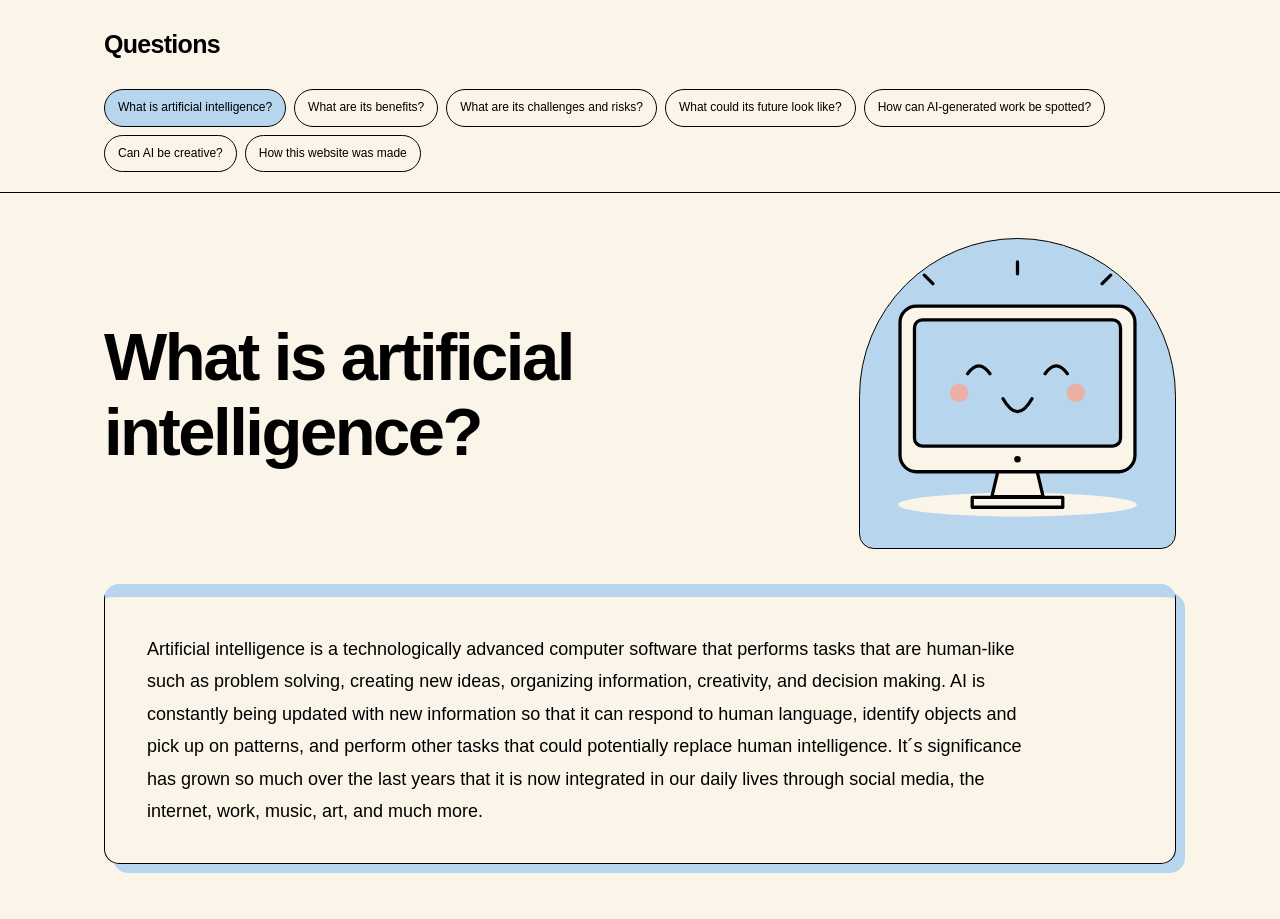
<file: index.html>
<!doctype html>
<html lang="en"><head><meta charset="utf-8"><meta name="viewport" content="width=device-width, initial-scale=1"><meta name="description" content="What is artificial intelligence?"><title>What is artificial intelligence? | Questions</title><link rel="icon" href="assets/computer.svg" type="image/svg+xml"><link rel="stylesheet" href="styles.css"></head><body class="basics"><a class="skip" href="#main">Skip to content</a><header class="site-header"><div class="shell"><div class="topbar"><a class="brand" href="index.html">Questions</a></div><nav aria-label="Questions"><a href="index.html" aria-current="page">What is artificial intelligence?</a><a href="benefits.html">What are its benefits?</a><a href="challenges.html">What are its challenges and risks?</a><a href="futures.html">What could its future look like?</a><a href="spotting.html">How can AI-generated work be spotted?</a><a href="creativity.html">Can AI be creative?</a><a href="making.html">How this website was made</a></nav></div></header><main class="shell" id="main"><section class="question-heading"><h1>What is artificial intelligence?</h1><img src="assets/computer.svg" width="480" height="470" alt="A smiling computer." class="question-art"></section><article class="answer"><p>Artificial intelligence is a technologically advanced computer software that performs tasks that are human-like such as problem solving, creating new ideas, organizing information, creativity, and decision making. AI is constantly being updated with new information so that it can respond to human language, identify objects and pick up on patterns, and perform other tasks that could potentially replace human intelligence. It´s significance has grown so much over the last years that it is now integrated in our daily lives through social media, the internet, work, music, art, and much more.</p></article></main></body></html>
</file>
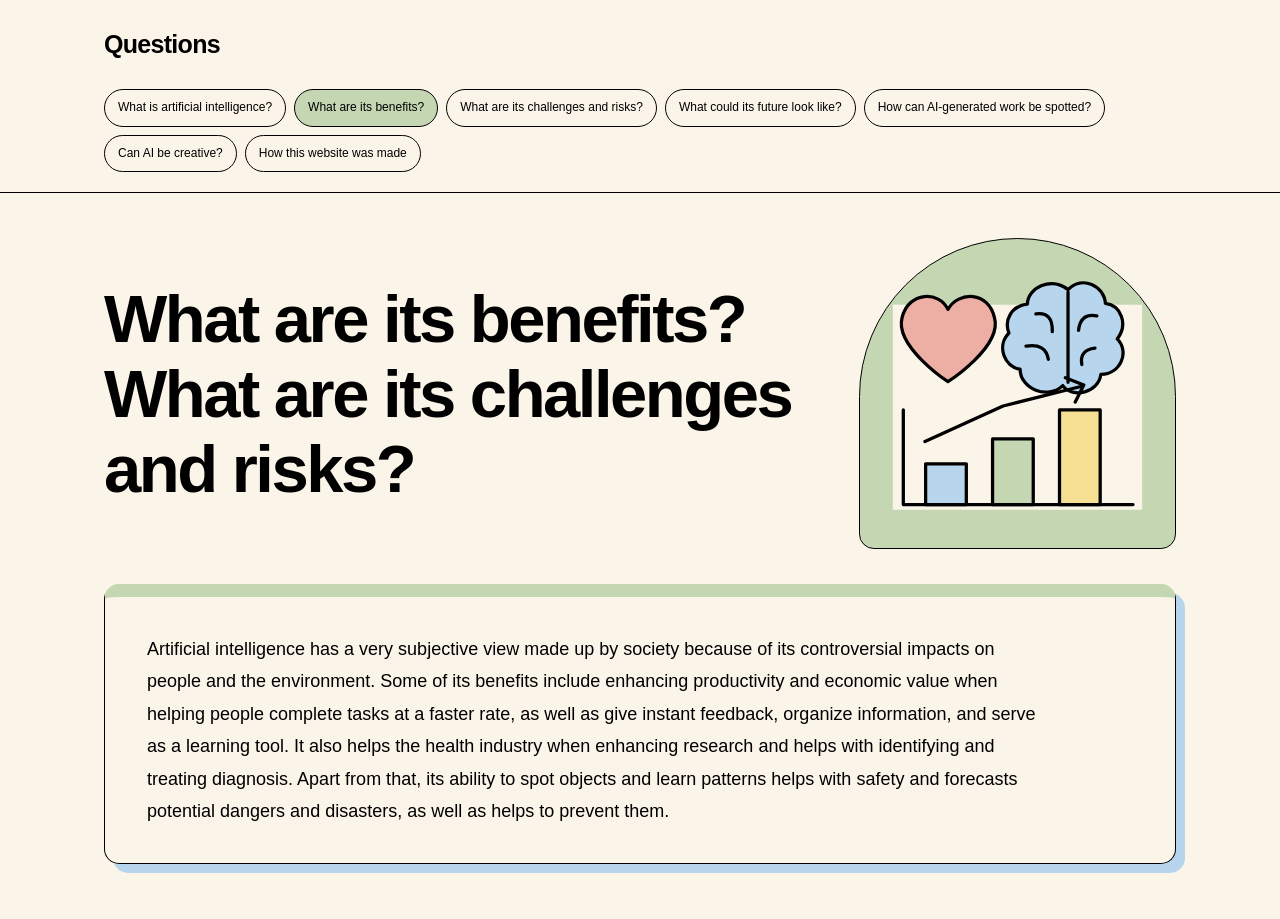
<file: benefits.html>
<!doctype html>
<html lang="en"><head><meta charset="utf-8"><meta name="viewport" content="width=device-width, initial-scale=1"><meta name="description" content="What are its benefits? What are its challenges and risks?"><title>What are its benefits? What are its challenges and risks? | Questions</title><link rel="icon" href="assets/computer.svg" type="image/svg+xml"><link rel="stylesheet" href="styles.css"></head><body class="benefits"><a class="skip" href="#main">Skip to content</a><header class="site-header"><div class="shell"><div class="topbar"><a class="brand" href="index.html">Questions</a></div><nav aria-label="Questions"><a href="index.html">What is artificial intelligence?</a><a href="benefits.html" aria-current="page">What are its benefits?</a><a href="challenges.html">What are its challenges and risks?</a><a href="futures.html">What could its future look like?</a><a href="spotting.html">How can AI-generated work be spotted?</a><a href="creativity.html">Can AI be creative?</a><a href="making.html">How this website was made</a></nav></div></header><main class="shell" id="main"><section class="question-heading"><h1>What are its benefits? What are its challenges and risks?</h1><img src="assets/benefits.svg" width="480" height="470" alt="A heart, a brain and an increasing bar chart." class="question-art"></section><article class="answer"><p>Artificial intelligence has a very subjective view made up by society because of its controversial impacts on people and the environment. Some of its benefits include enhancing productivity and economic value when helping people complete tasks at a faster rate, as well as give instant feedback, organize information, and serve as a learning tool. It also helps the health industry when enhancing research and helps with identifying and treating diagnosis. Apart from that, its ability to spot objects and learn patterns helps with safety and forecasts potential dangers and disasters, as well as helps to prevent them.</p></article></main></body></html>
</file>
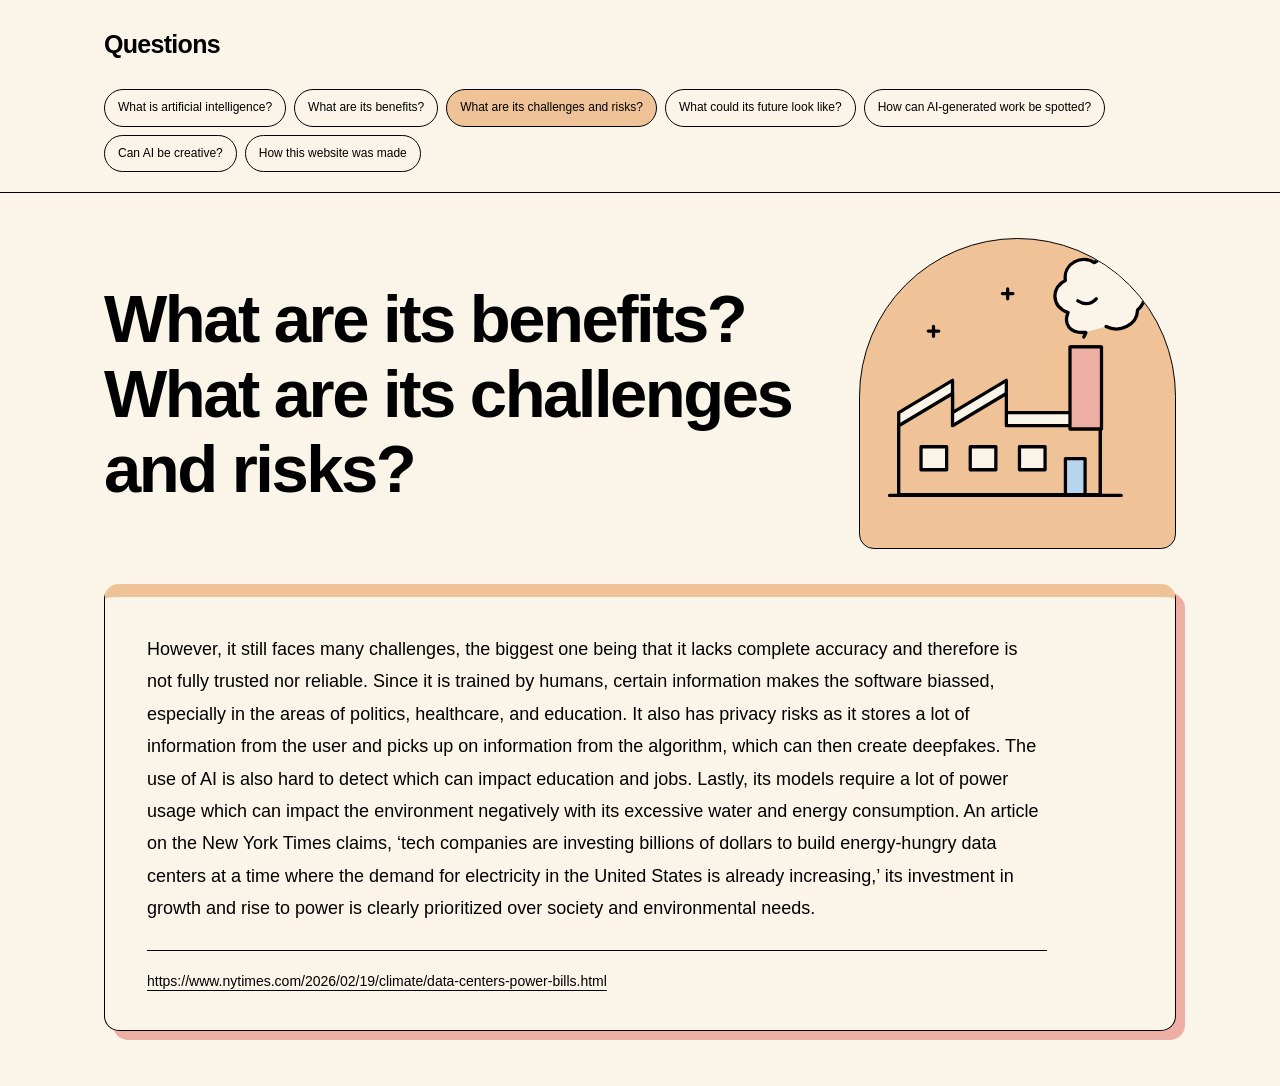
<file: challenges.html>
<!doctype html>
<html lang="en"><head><meta charset="utf-8"><meta name="viewport" content="width=device-width, initial-scale=1"><meta name="description" content="What are its benefits? What are its challenges and risks?"><title>What are its benefits? What are its challenges and risks? | Questions</title><link rel="icon" href="assets/computer.svg" type="image/svg+xml"><link rel="stylesheet" href="styles.css"></head><body class="risks"><a class="skip" href="#main">Skip to content</a><header class="site-header"><div class="shell"><div class="topbar"><a class="brand" href="index.html">Questions</a></div><nav aria-label="Questions"><a href="index.html">What is artificial intelligence?</a><a href="benefits.html">What are its benefits?</a><a href="challenges.html" aria-current="page">What are its challenges and risks?</a><a href="futures.html">What could its future look like?</a><a href="spotting.html">How can AI-generated work be spotted?</a><a href="creativity.html">Can AI be creative?</a><a href="making.html">How this website was made</a></nav></div></header><main class="shell" id="main"><section class="question-heading"><h1>What are its benefits? What are its challenges and risks?</h1><img src="assets/factory.svg" width="480" height="470" alt="A factory with smoke coming out of its chimney." class="question-art"></section><article class="answer"><p>However, it still faces many challenges, the biggest one being that it lacks complete accuracy and therefore is not fully trusted nor reliable. Since it is trained by humans, certain information makes the software biassed, especially in the areas of politics, healthcare, and education. It also has privacy risks as it stores a lot of information from the user and picks up on information from the algorithm, which can then create deepfakes. The use of AI is also hard to detect which can impact education and jobs. Lastly, its models require a lot of power usage which can impact the environment negatively with its excessive water and energy consumption. An article on the New York Times claims, ‘tech companies are investing billions of dollars to build energy-hungry data centers at a time where the demand for electricity in the United States is already increasing,’ its investment in growth and rise to power is clearly prioritized over society and environmental needs.</p><p class="source"><a href="https://www.nytimes.com/2026/02/19/climate/data-centers-power-bills.html">https://www.nytimes.com/2026/02/19/climate/data-centers-power-bills.html</a></p></article></main></body></html>
</file>
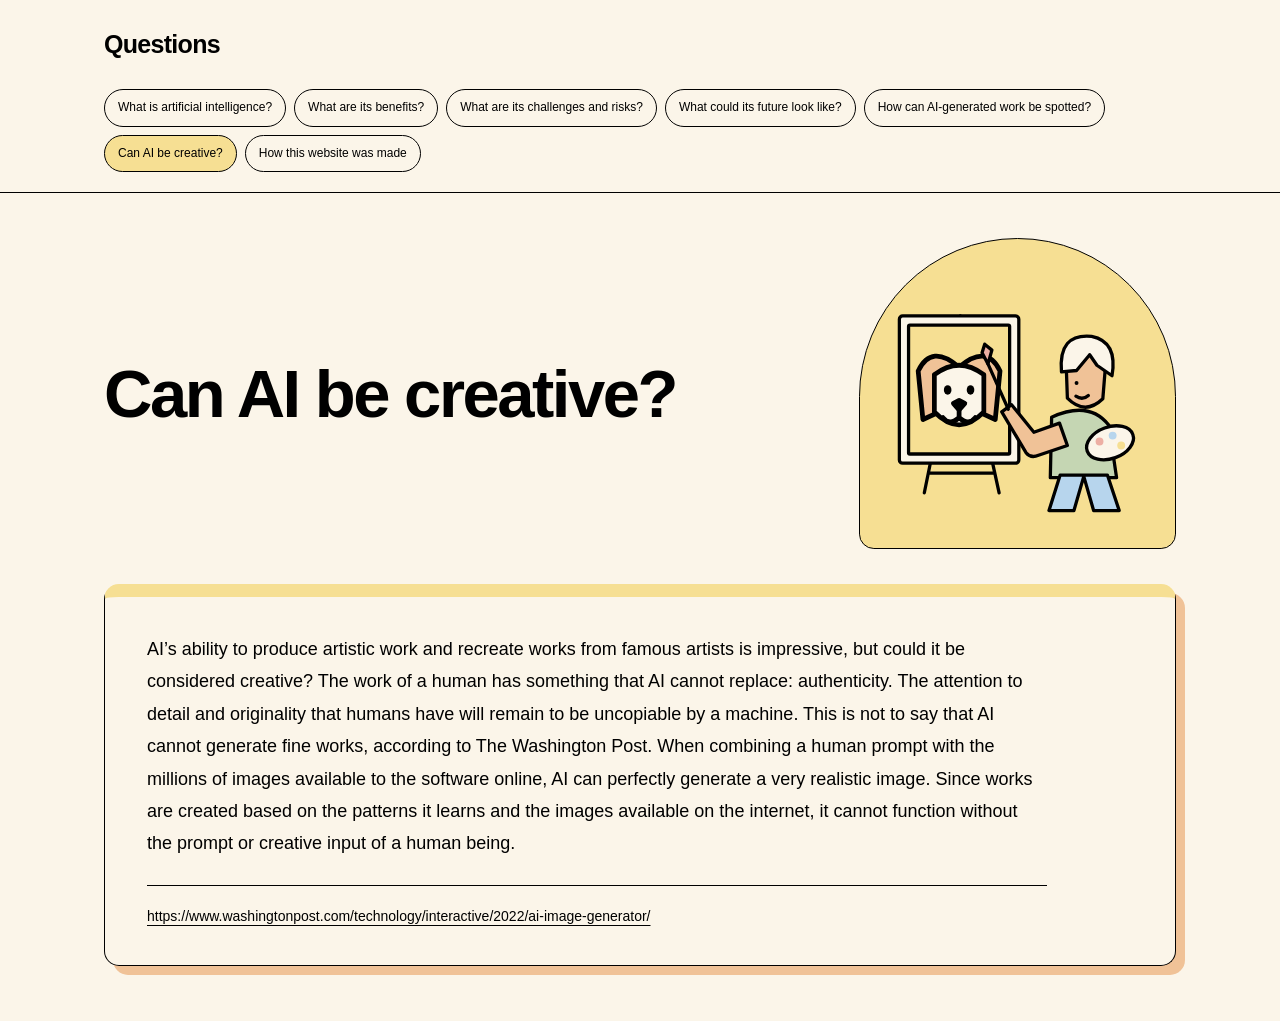
<file: creativity.html>
<!doctype html>
<html lang="en"><head><meta charset="utf-8"><meta name="viewport" content="width=device-width, initial-scale=1"><meta name="description" content="Can AI be creative?"><title>Can AI be creative? | Questions</title><link rel="icon" href="assets/computer.svg" type="image/svg+xml"><link rel="stylesheet" href="styles.css"></head><body class="creative"><a class="skip" href="#main">Skip to content</a><header class="site-header"><div class="shell"><div class="topbar"><a class="brand" href="index.html">Questions</a></div><nav aria-label="Questions"><a href="index.html">What is artificial intelligence?</a><a href="benefits.html">What are its benefits?</a><a href="challenges.html">What are its challenges and risks?</a><a href="futures.html">What could its future look like?</a><a href="spotting.html">How can AI-generated work be spotted?</a><a href="creativity.html" aria-current="page">Can AI be creative?</a><a href="making.html">How this website was made</a></nav></div></header><main class="shell" id="main"><section class="question-heading"><h1>Can AI be creative?</h1><img src="assets/painting.svg" width="480" height="470" alt="A person painting a portrait of a dog." class="question-art"></section><article class="answer"><p>AI’s ability to produce artistic work and recreate works from famous artists is impressive, but could it be considered creative? The work of a human has something that AI cannot replace: authenticity. The attention to detail and originality that humans have will remain to be uncopiable by a machine. This is not to say that AI cannot generate fine works, according to The Washington Post. When combining a human prompt with the millions of images available to the software online, AI can perfectly generate a very realistic image. Since works are created based on the patterns it learns and the images available on the internet, it cannot function without the prompt or creative input of a human being.</p><p class="source"><a href="https://www.washingtonpost.com/technology/interactive/2022/ai-image-generator/">https://www.washingtonpost.com/technology/interactive/2022/ai-image-generator/</a></p></article></main></body></html>
</file>
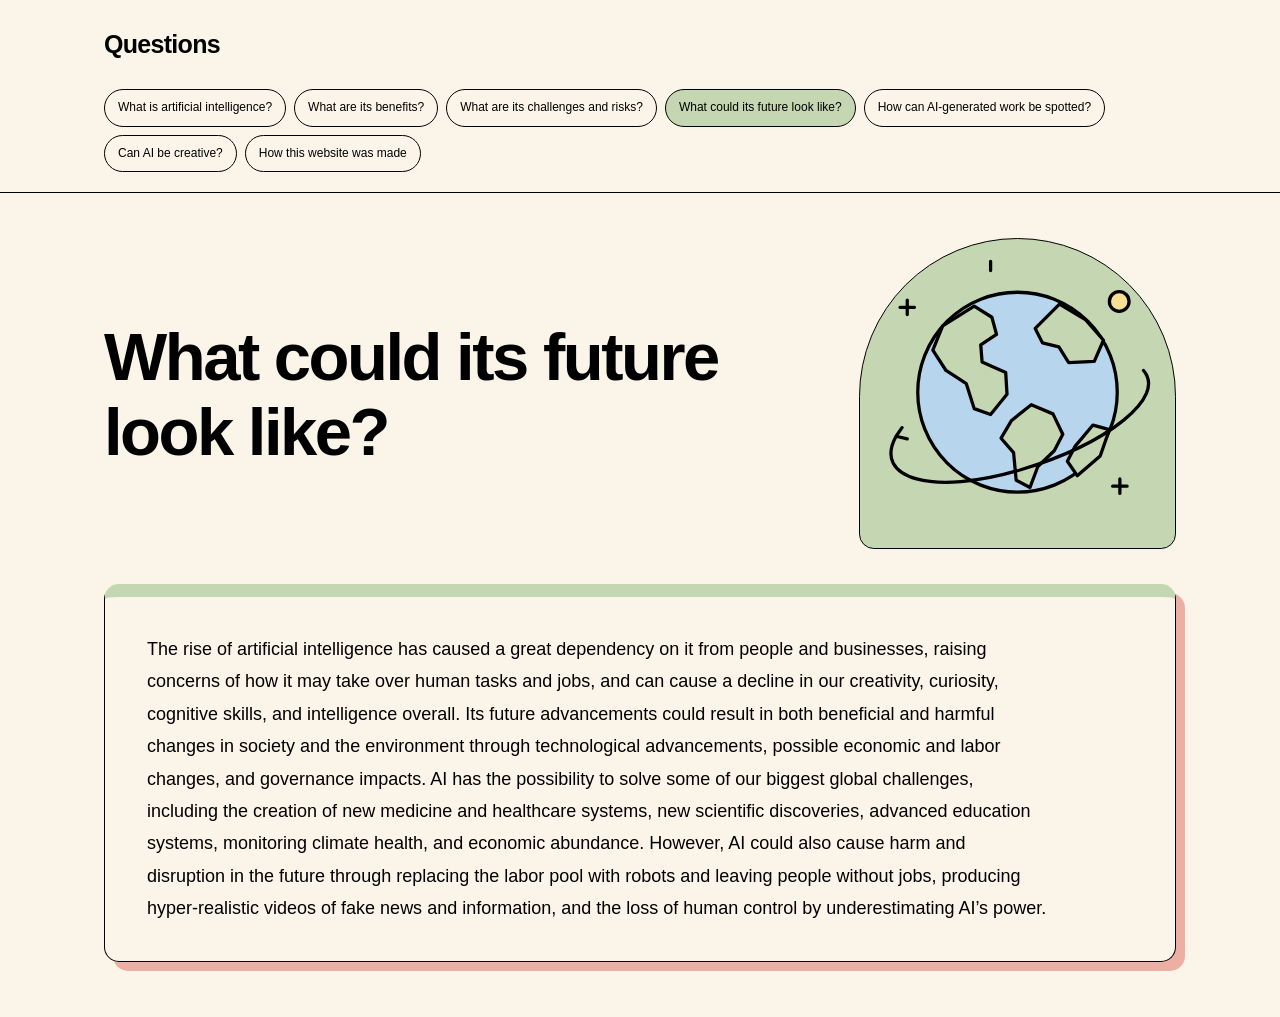
<file: futures.html>
<!doctype html>
<html lang="en"><head><meta charset="utf-8"><meta name="viewport" content="width=device-width, initial-scale=1"><meta name="description" content="What could its future look like?"><title>What could its future look like? | Questions</title><link rel="icon" href="assets/computer.svg" type="image/svg+xml"><link rel="stylesheet" href="styles.css"></head><body class="future"><a class="skip" href="#main">Skip to content</a><header class="site-header"><div class="shell"><div class="topbar"><a class="brand" href="index.html">Questions</a></div><nav aria-label="Questions"><a href="index.html">What is artificial intelligence?</a><a href="benefits.html">What are its benefits?</a><a href="challenges.html">What are its challenges and risks?</a><a href="futures.html" aria-current="page">What could its future look like?</a><a href="spotting.html">How can AI-generated work be spotted?</a><a href="creativity.html">Can AI be creative?</a><a href="making.html">How this website was made</a></nav></div></header><main class="shell" id="main"><section class="question-heading"><h1>What could its future look like?</h1><img src="assets/earth.svg" width="480" height="470" alt="An illustration of planet Earth." class="question-art"></section><article class="answer"><p>The rise of artificial intelligence has caused a great dependency on it from people and businesses, raising concerns of how it may take over human tasks and jobs, and can cause a decline in our creativity, curiosity, cognitive skills, and intelligence overall. Its future advancements could result in both beneficial and harmful changes in society and the environment through technological advancements, possible economic and labor changes, and governance impacts. AI has the possibility to solve some of our biggest global challenges, including the creation of new medicine and healthcare systems, new scientific discoveries, advanced education systems, monitoring climate health, and economic abundance. However, AI could also cause harm and disruption in the future through replacing the labor pool with robots and leaving people without jobs, producing hyper-realistic videos of fake news and information, and the loss of human control by underestimating AI’s power.</p></article></main></body></html>
</file>
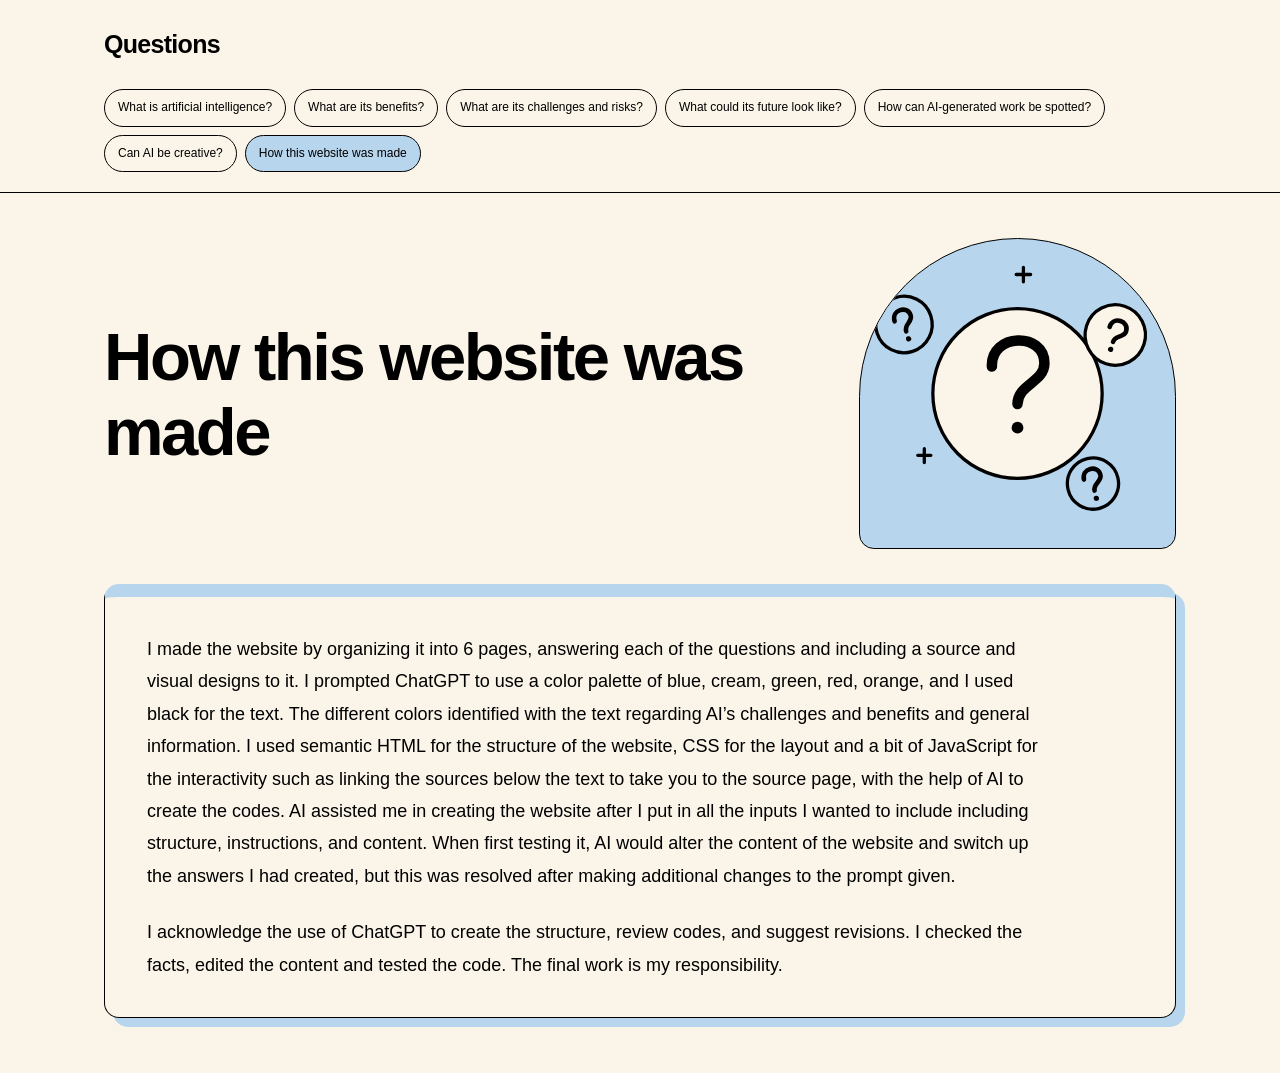
<file: making.html>
<!doctype html>
<html lang="en"><head><meta charset="utf-8"><meta name="viewport" content="width=device-width, initial-scale=1"><meta name="description" content="How this website was made"><title>How this website was made | Questions</title><link rel="icon" href="assets/computer.svg" type="image/svg+xml"><link rel="stylesheet" href="styles.css"></head><body class="making"><a class="skip" href="#main">Skip to content</a><header class="site-header"><div class="shell"><div class="topbar"><a class="brand" href="index.html">Questions</a></div><nav aria-label="Questions"><a href="index.html">What is artificial intelligence?</a><a href="benefits.html">What are its benefits?</a><a href="challenges.html">What are its challenges and risks?</a><a href="futures.html">What could its future look like?</a><a href="spotting.html">How can AI-generated work be spotted?</a><a href="creativity.html">Can AI be creative?</a><a href="making.html" aria-current="page">How this website was made</a></nav></div></header><main class="shell" id="main"><section class="question-heading"><h1>How this website was made</h1><img src="assets/questions.svg" width="480" height="470" alt="Question mark illustrations." class="question-art"></section><article class="answer"><p>I made the website by organizing it into 6 pages, answering each of the questions and including a source and visual designs to it. I prompted ChatGPT to use a color palette of blue, cream, green, red, orange, and I used black for the text. The different colors identified with the text regarding AI’s challenges and benefits and general information. I used semantic HTML for the structure of the website, CSS for the layout and a bit of JavaScript for the interactivity such as linking the sources below the text to take you to the source page, with the help of AI to create the codes. AI assisted me in creating the website after I put in all the inputs I wanted to include including structure, instructions, and content. When first testing it, AI would alter the content of the website and switch up the answers I had created, but this was resolved after making additional changes to the prompt given.</p><p>I acknowledge the use of ChatGPT to create the structure, review codes, and suggest revisions. I checked the facts, edited the content and tested the code. The final work is my responsibility.</p></article></main></body></html>
</file>
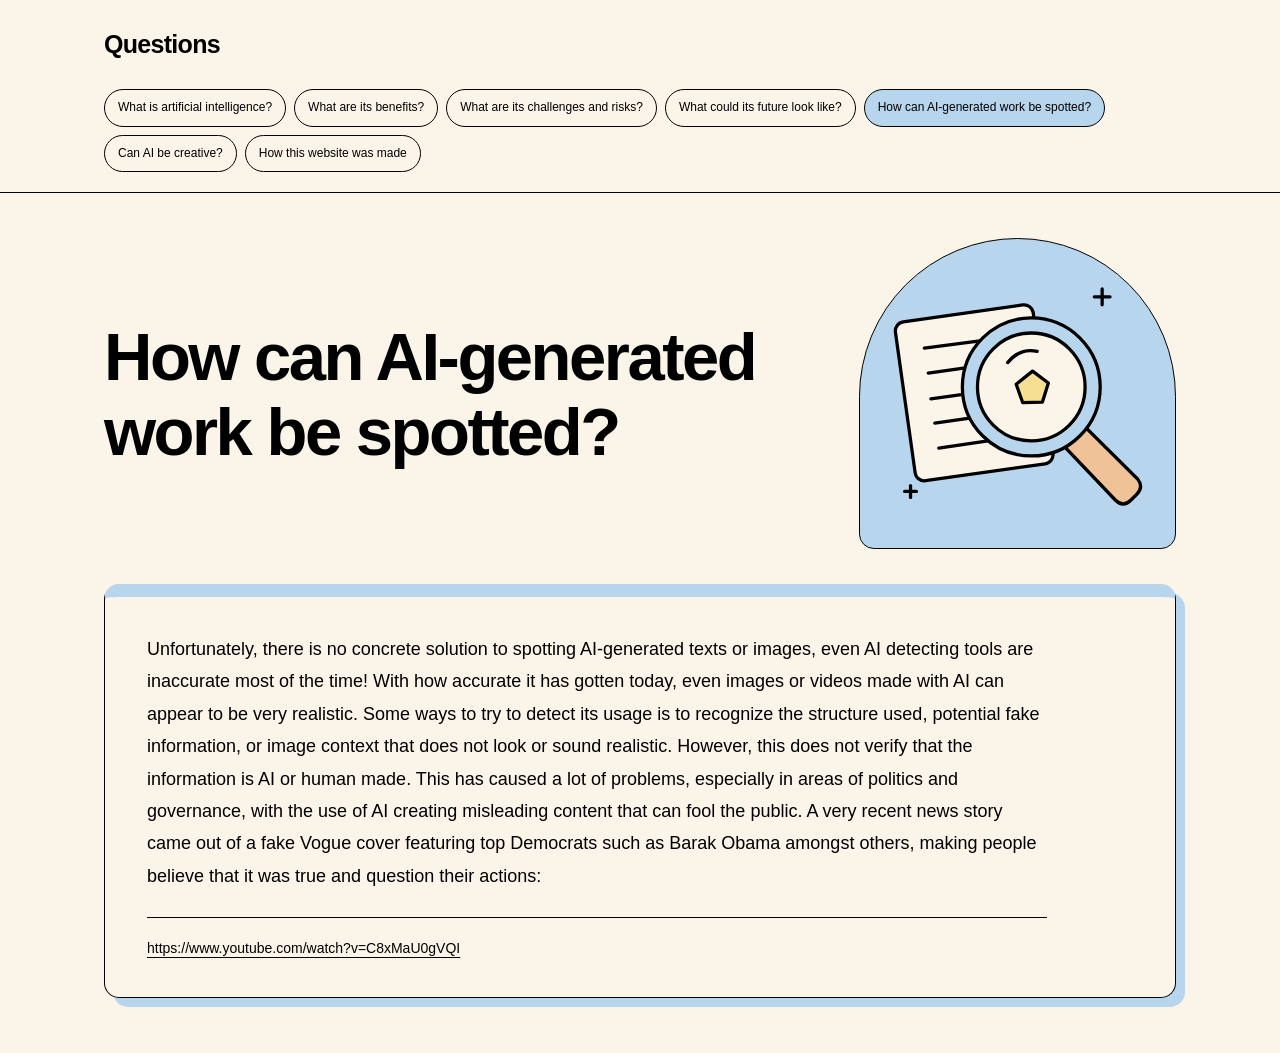
<file: spotting.html>
<!doctype html>
<html lang="en"><head><meta charset="utf-8"><meta name="viewport" content="width=device-width, initial-scale=1"><meta name="description" content="How can AI-generated work be spotted?"><title>How can AI-generated work be spotted? | Questions</title><link rel="icon" href="assets/computer.svg" type="image/svg+xml"><link rel="stylesheet" href="styles.css"></head><body class="spotting"><a class="skip" href="#main">Skip to content</a><header class="site-header"><div class="shell"><div class="topbar"><a class="brand" href="index.html">Questions</a></div><nav aria-label="Questions"><a href="index.html">What is artificial intelligence?</a><a href="benefits.html">What are its benefits?</a><a href="challenges.html">What are its challenges and risks?</a><a href="futures.html">What could its future look like?</a><a href="spotting.html" aria-current="page">How can AI-generated work be spotted?</a><a href="creativity.html">Can AI be creative?</a><a href="making.html">How this website was made</a></nav></div></header><main class="shell" id="main"><section class="question-heading"><h1>How can AI-generated work be spotted?</h1><img src="assets/magnifier.svg" width="480" height="470" alt="A magnifying glass examining a document." class="question-art"></section><article class="answer"><p>Unfortunately, there is no concrete solution to spotting AI-generated texts or images, even AI detecting tools are inaccurate most of the time! With how accurate it has gotten today, even images or videos made with AI can appear to be very realistic. Some ways to try to detect its usage is to recognize the structure used, potential fake information, or image context that does not look or sound realistic. However, this does not verify that the information is AI or human made. This has caused a lot of problems, especially in areas of politics and governance, with the use of AI creating misleading content that can fool the public. A very recent news story came out of a fake Vogue cover featuring top Democrats such as Barak Obama amongst others, making people believe that it was true and question their actions:</p><p class="source"><a href="https://www.youtube.com/watch?v=C8xMaU0gVQI">https://www.youtube.com/watch?v=C8xMaU0gVQI</a></p></article></main></body></html>
</file>
<file: styles.css>
:root{--cream:#fbf5e9;--blue:#b7d5ed;--green:#c5d6b3;--red:#edafa4;--orange:#f0c297;--yellow:#f6df93;--accent:var(--blue);--second:var(--blue)}
*{box-sizing:border-box}body{margin:0;background:var(--cream);color:#000;font-family:Arial,Helvetica,sans-serif;line-height:1.8}a,a:visited{color:#000;text-underline-offset:4px}a:focus-visible{outline:3px solid #000;outline-offset:5px}::selection{background:var(--yellow);color:#000}.shell{max-width:1200px;margin:auto;padding:0 5%}.skip{position:absolute;top:-100px;left:20px;background:var(--cream);padding:12px;z-index:10}.skip:focus{top:10px}.site-header{border-bottom:1px solid #000}.topbar{padding:22px 0}.brand{font-weight:900;font-size:25px;text-decoration:none;letter-spacing:-.7px}nav{display:flex;flex-wrap:wrap;gap:8px;padding-bottom:20px}nav a{font-size:12px;text-decoration:none;border:1px solid #000;border-radius:24px;padding:7px 13px}nav a:hover,nav a[aria-current=page]{background:var(--accent)}.question-heading{display:grid;grid-template-columns:1.7fr .75fr;gap:35px;align-items:center;padding:45px 0 35px}h1{font-size:clamp(36px,5.4vw,67px);line-height:1.12;letter-spacing:-2.5px;margin:0;font-weight:800;overflow-wrap:break-word}.question-art{display:block;width:100%;height:auto;border:1px solid #000;border-radius:160px 160px 15px 15px;background:var(--accent)}.answer{position:relative;border:1px solid #000;border-radius:15px;padding:36px 42px;margin:0 0 55px;background:var(--cream);box-shadow:9px 9px 0 var(--second);border-top:13px solid var(--accent)}.answer p{font-size:18px;max-width:900px;margin:0;white-space:normal}.answer .source{margin-top:25px;border-top:1px solid #000;padding-top:18px;font-size:14px;overflow-wrap:anywhere}.benefits{--accent:var(--green);--second:var(--blue)}.risks{--accent:var(--orange);--second:var(--red)}.future{--accent:var(--green);--second:var(--red)}.creative{--accent:var(--yellow);--second:var(--orange)}
@media(max-width:720px){.shell{padding:0 6%}.question-heading{grid-template-columns:1fr;padding:32px 0 25px;gap:24px}.question-art{max-width:200px;justify-self:center}h1{letter-spacing:-1.4px}.answer{padding:24px;margin-bottom:35px;box-shadow:5px 5px 0 var(--second)}.answer p{font-size:17px}nav{gap:6px}nav a{font-size:11px;padding:6px 10px}}

.making{--accent:var(--blue);--second:var(--blue)}

.answer p + p{margin-top:24px}
</file>
